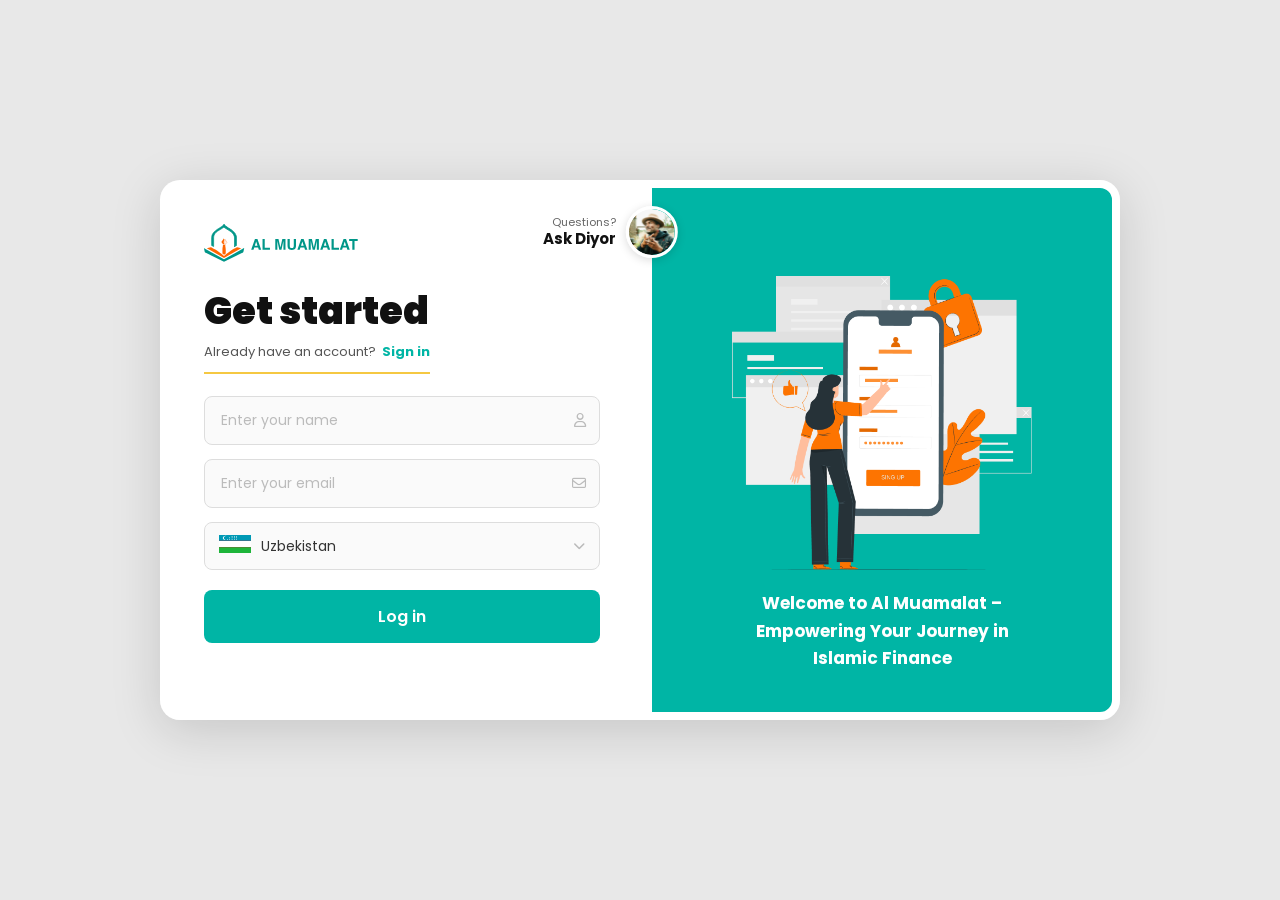
<file: main.html>
<!DOCTYPE html>
<html lang="uz">

<head>
  <meta charset="UTF-8" />
  <meta name="viewport" content="width=device-width, initial-scale=1.0" />
  <title>Al Muamalat – Register</title>
  <link href="https://fonts.googleapis.com/css2?family=Poppins:wght@400;600;700;900&display=swap" rel="stylesheet" />
  <link rel="stylesheet" href="main.css" />
  <link rel="stylesheet" href="https://cdnjs.cloudflare.com/ajax/libs/font-awesome/6.5.0/css/all.min.css" crossorigin="anonymous" />
</head>

<body>

  <div class="container">

  
    <div class="ask-diyor">
      <div class="ask-text">
        <small>Questions?</small>
        <span>Ask Diyor</span>
      </div>
      <img src="./image/svg/tyson.svg" alt="Diyor" />
    </div>

   
    <div class="left">
      <div class="logo">
        <img src="./image/svg/Logo.svg" alt="Al Muamalat Logo" />
      </div>

      <h1>Get started</h1>

      <div class="already-account">
        <span>Already have an account?</span>
        <a href="index.html">Sign in</a>
      </div>

     
      <div class="input-group">
        <div class="input-wrap">
          <input type="text" placeholder="Enter your name" />
          <span class="icon"><i class="fa-regular fa-user"></i></span>
        </div>
      </div>

      
      <div class="input-group">
        <div class="input-wrap">
          <input type="email" placeholder="Enter your email" />
          <span class="icon"><i class="fa-regular fa-envelope"></i></span>
        </div>
      </div>

      
      <div class="input-group">
        <div class="input-wrap select-wrap">
          <span class="flag"><img src="./image/svg/uz.svg" alt=""></span>
          <select id="country" onchange="updateFlag(this)">
            <option value="uz" data-flag="🇺🇿">Uzbekistan</option>
            <
     
          </select>
          <span class="select-arrow"><i class="fa-solid fa-chevron-down"></i></span>
        </div>
      </div>

      <button class="btn-login">Log in</button>

    </div>

    
    <div class="right">
      <div class="right-illu">
        <img src="./image/png/opani-rasmi.png" alt="Illustration" />
      </div>
      <div class="right-text">
        <h2>Welcome to Al Muamalat –<br />Empowering Your Journey in<br />Islamic Finance</h2>
      </div>
    </div>

  </div>


</body>
</html>
</file>
<file: main.css>
* {
  margin: 0;
  padding: 0;
  box-sizing: border-box;
}

body {
  font-family: 'Poppins', sans-serif;
  background: #e8e8e8;
  min-height: 100vh;
  display: flex;
  align-items: center;
  justify-content: center;
  padding: 40px 16px;
}

.container {
  display: flex;
  width: 100%;
  max-width: 960px;
  min-height: 540px;
  border-radius: 20px;
  position: relative;
  box-shadow: 0 10px 50px rgba(0, 0, 0, 0.15);
}


.ask-diyor {
  position: absolute;
  top: 26px;
  left: 50%;
  transform: translateX(-72%);
  display: flex;
  align-items: center;
  gap: 10px;
  z-index: 20;
  background: transparent;
  white-space: nowrap;
}

.ask-text {
  text-align: right;
}

.ask-text small {
  display: block;
  color: #666;
  font-size: 11px;
  font-weight: 400;
  line-height: 1.2;
}

.ask-text span {
  display: block;
  color: #111;
  font-size: 15px;
  font-weight: 700;
  line-height: 1.2;
}

.ask-diyor img {
  width: 52px;
  height: 52px;
  border-radius: 50%;
  object-fit: cover;
  border: 3px solid #fff;
  box-shadow: 0 2px 10px rgba(0, 0, 0, 0.15);
  flex-shrink: 0;
}

.left {
  flex: 1;
  background: #fff;
  padding: 44px 44px 44px 44px;
  display: flex;
  flex-direction: column;
  border-radius: 20px 0 0 20px;
  overflow: hidden;
}

.logo {
  margin-bottom: 28px;
}

.logo img {
  height: 38px;
  object-fit: contain;
  display: block;
}

h1 {
  font-size: 38px;
  font-weight: 900;
  color: #111;
  margin-bottom: 10px;
  line-height: 1.1;
}


.already-account {
  display: flex;
  align-items: center;
  gap: 6px;
  margin-bottom: 22px;
  font-size: 13px;
  color: #555;
  border-bottom: 2px solid #f5c842;
  padding-bottom: 10px;
  width: fit-content;
}

.already-account a {
  color: #00b5a5;
  font-weight: 700;
  text-decoration: none;
  font-size: 13px;
}

.already-account a:hover {
  text-decoration: underline;
}


.input-group {
  margin-bottom: 14px;
}

.input-wrap {
  position: relative;
}

.input-wrap input {
  width: 100%;
  padding: 13px 40px 13px 16px;
  border: 1.5px solid #ddd;
  border-radius: 8px;
  font-size: 14px;
  font-family: 'Poppins', sans-serif;
  color: #333;
  outline: none;
  transition: border-color 0.2s;
  background: #fafafa;
}

.input-wrap input:focus {
  border-color: #00b5a5;
  background: #fff;
}

.input-wrap input::placeholder {
  color: #bbb;
}

.input-wrap .icon {
  position: absolute;
  right: 14px;
  top: 50%;
  transform: translateY(-50%);
  color: #bbb;
  font-size: 14px;
  pointer-events: none;
}

.select-wrap {
  display: flex;
  align-items: center;
  border: 1.5px solid #ddd;
  border-radius: 8px;
  background: #fafafa;
  padding: 0 14px 0 14px;
  height: 48px;
  transition: border-color 0.2s;
}

.select-wrap:focus-within {
  border-color: #00b5a5;
  background: #fff;
}

.select-wrap .flag {
  font-size: 20px;
  line-height: 1;
  margin-right: 10px;
  flex-shrink: 0;
}

.select-wrap select {
  flex: 1;
  border: none;
  outline: none;
  background: transparent;
  font-size: 14px;
  font-family: 'Poppins', sans-serif;
  color: #333;
  appearance: none;
  -webkit-appearance: none;
  cursor: pointer;
}

.select-wrap .select-arrow {
  color: #bbb;
  font-size: 12px;
  pointer-events: none;
  margin-left: 8px;
}

.btn-login {
  width: 100%;
  padding: 14px;
  background: #00b5a5;
  color: #fff;
  border: none;
  border-radius: 8px;
  font-size: 16px;
  font-weight: 600;
  font-family: 'Poppins', sans-serif;
  cursor: pointer;
  margin-top: 6px;
  transition: background 0.2s, transform 0.1s;
}

.btn-login:hover {
  background: #009e90;
}

.btn-login:active {
  transform: scale(0.98);
}


.right {
  flex: 1;
  background: #00b5a5;
  display: flex;
  flex-direction: column;
  align-items: center;
  justify-content: flex-end;
  padding: 32px 32px 40px;
  border-radius: 0 20px 20px 0;
  border: 8px solid #fff;
  position: relative;
}

.right-illu {
  width: 100%;
  max-width: 300px;
  margin-bottom: 20px;
}

.right-illu img {
  width: 100%;
  height: auto;
  object-fit: contain;
  display: block;
}

.right-text {
  text-align: center;
  color: #fff;
}

.right-text h2 {
  font-size: 17px;
  font-weight: 700;
  line-height: 1.6;
}


@media (max-width: 900px) {
  .container {
    max-width: 100%;
    min-height: auto;
    flex-direction: column;
    border-radius: 16px;
  }

  .left {
    border-radius: 16px 16px 0 0;
    padding: 32px 28px;
  }

  .right {
    border-radius: 0 0 16px 16px;
    border: 6px solid #fff;
    border-top: none;
    padding: 28px 24px 32px;
  }

  .ask-diyor {
    position: static;
    transform: none;
    justify-content: center;
    margin-bottom: 20px;
  }

  h1 {
    font-size: 30px;
  }
}

@media (max-width: 600px) {
  body {
    padding: 24px 12px;
  }

  .left {
    padding: 28px 20px;
  }

  .right {
    padding: 24px 20px 28px;
  }

  h1 {
    font-size: 26px;
    margin-bottom: 8px;
  }

  .logo img {
    height: 30px;
  }

  .right-illu {
    max-width: 220px;
  }

  .right-text h2 {
    font-size: 15px;
  }

  .ask-diyor img {
    width: 44px;
    height: 44px;
  }

  .ask-text span {
    font-size: 13px;
  }

  .already-account {
    font-size: 12px;
  }
}


@media (max-width: 400px) {
  body {
    padding: 16px 8px;
  }

  .left {
    padding: 24px 16px;
  }

  h1 {
    font-size: 22px;
  }

  .input-wrap input {
    padding: 11px 36px 11px 12px;
    font-size: 13px;
  }

  .select-wrap {
    height: 44px;
    padding: 0 10px;
  }

  .select-wrap select {
    font-size: 13px;
  }

  .btn-login {
    padding: 12px;
    font-size: 14px;
  }

  .right {
    padding: 20px 16px 24px;
    border-width: 5px;
  }

  .right-illu {
    max-width: 180px;
  }

  .right-text h2 {
    font-size: 13px;
  }
}


@media (max-width: 350px) {
  .left {
    padding: 20px 14px;
  }

  h1 {
    font-size: 20px;
    margin-bottom: 8px;
  }

  .logo img {
    height: 26px;
  }

  .logo {
    margin-bottom: 20px;
  }

  .input-wrap input {
    padding: 10px 32px 10px 10px;
    font-size: 12px;
  }

  .select-wrap {
    height: 40px;
    padding: 0 8px;
    display: flex;
    justify-content: space-between;
  }

  .select-wrap .flag {
    font-size: 16px;
    margin-right: 6px;
  }

  .select-wrap select {
    font-size: 12px;
  }

  .btn-login {
    padding: 11px;
    font-size: 13px;
  }

  .create-link {
    font-size: 11px;
  }

  .ask-diyor {
    gap: 7px;
  }

  .ask-diyor img {
    width: 38px;
    height: 38px;
  }

  .ask-text span {
    font-size: 12px;
  }

  .ask-text small {
    font-size: 10px;
  }

  .already-account {
    font-size: 11px;
  }

  .right-illu {
    max-width: 160px;
  }

  .right-text h2 {
    font-size: 12px;
    line-height: 1.5;
  }
}
</file>
